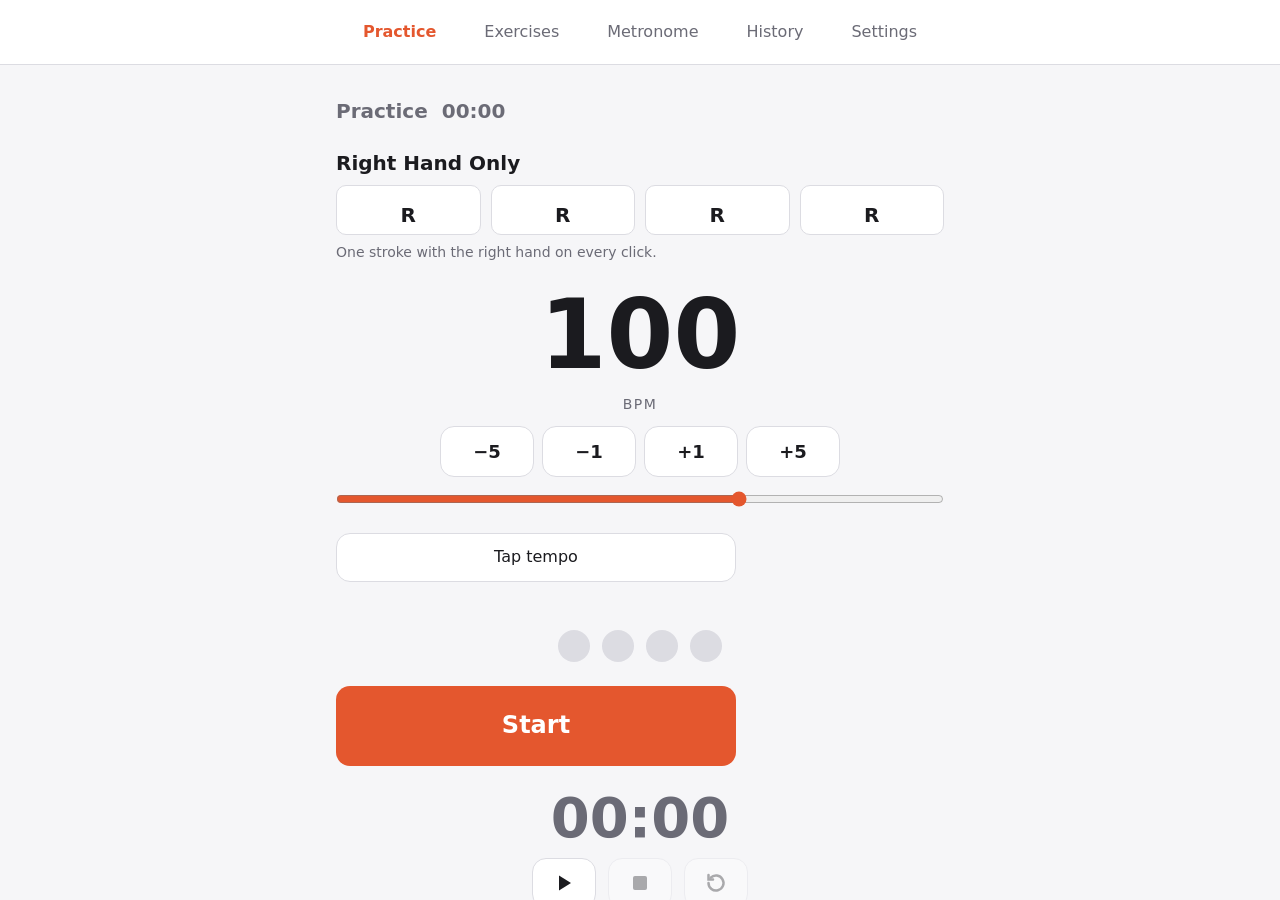
<file: apps/drummel/index.html>
<!doctype html>
<html lang="en">
  <head>
    <meta charset="UTF-8" />
    <meta
      name="viewport"
      content="width=device-width, initial-scale=1.0, viewport-fit=cover"
    />
    <meta name="theme-color" content="#1b1b1f" />
    <meta
      name="description"
      content="Practice pad companion: metronome, timer and sticking exercises"
    />
    <!-- Home-screen install on iOS -->
    <meta name="mobile-web-app-capable" content="yes" />
    <meta name="apple-mobile-web-app-capable" content="yes" />
    <meta name="apple-mobile-web-app-status-bar-style" content="black-translucent" />
    <meta name="apple-mobile-web-app-title" content="Drummel" />
    <link rel="apple-touch-icon" href="/apps/drummel/icons/apple-touch-icon.png" />
    <link rel="icon" type="image/svg+xml" href="/apps/drummel/favicon.svg" />
    <title>Drummel</title>
    <script type="module" crossorigin src="/apps/drummel/assets/index-BMme8jic.js"></script>
    <link rel="stylesheet" crossorigin href="/apps/drummel/assets/index-G0Q7fBbX.css">
  <link rel="manifest" href="/apps/drummel/manifest.webmanifest"></head>
  <body>
    <div id="root"></div>
  </body>
</html>
</file>
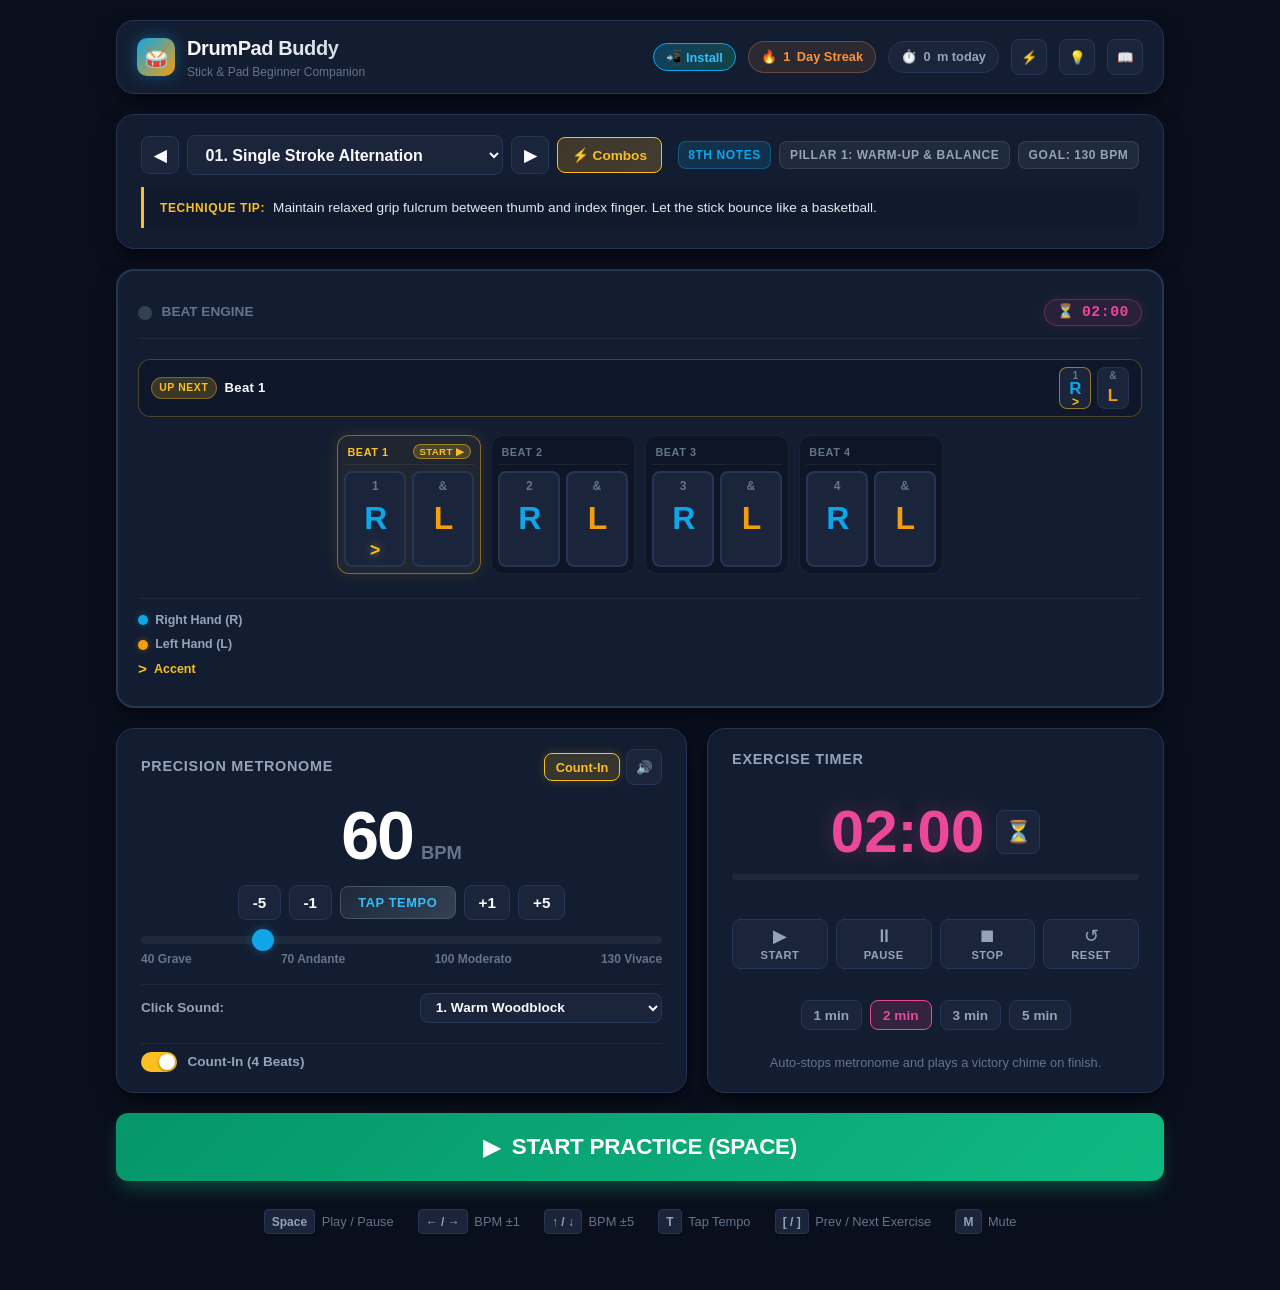
<file: apps/drumpad-buddy/index.html>
<!DOCTYPE html>
<html lang="en">
<head>
  <meta charset="UTF-8">
  <meta name="viewport" content="width=device-width, initial-scale=1.0, maximum-scale=1.0, user-scalable=no, viewport-fit=cover">
  <meta name="theme-color" content="#0a0f1d">
  <meta name="apple-mobile-web-app-capable" content="yes">
  <meta name="apple-mobile-web-app-status-bar-style" content="black-translucent">
  <meta name="apple-mobile-web-app-title" content="DrumPad">
  <link rel="apple-touch-icon" href="icons/icon-192.png">
  <link rel="icon" type="image/png" href="icons/icon-192.png">
  <link rel="manifest" href="manifest.json">
  <title>DrumPad Buddy - Drum Practice Pad Helper & Metronome</title>
  <link rel="stylesheet" href="css/styles.css?v=15">
</head>
<body>

  <div class="app-container">
    
    <!-- Top Header -->
    <header class="header">
      <div class="logo-area">
        <div class="logo-icon" aria-hidden="true">🥁</div>
        <div>
          <h1 class="logo-title">DrumPad Buddy</h1>
          <p class="logo-subtitle">Stick & Pad Beginner Companion</p>
        </div>
      </div>

      <div class="header-badges">
        <button class="badge badge-install" id="installBtn" title="Install App for Offline Use">
          📲 Install
        </button>
        <div class="badge badge-streak" id="streakBadge" title="Consecutive Practice Days">
          🔥 <span id="streakCount">1</span> Day Streak
        </div>
        <div class="badge" id="todayBadge" title="Total Practice Today">
          ⏱️ <span id="todayMinutes">0</span>m today
        </div>
        <button class="icon-btn" id="comboBtn" title="Workout Combos & Routines (C)" aria-label="Open Workout Combos">
          ⚡
        </button>
        <button class="icon-btn" id="wakeLockBtn" title="Keep Screen Awake (Wake Lock)" aria-label="Toggle Screen Wake Lock">
          💡
        </button>
        <button class="icon-btn" id="guideBtn" title="View 30-Exercise Library" aria-label="Open Curriculum Guide">
          📖
        </button>
      </div>
    </header>

    <!-- Exercise Selector & Tip Header -->
    <section class="exercise-card">
      <!-- Active Combo Progress Banner -->
      <div class="combo-status-banner" id="comboStatusBanner" style="display: none;">
        <div class="combo-info">
          <span class="combo-badge">⚡ COMBO ROUTINE</span>
          <span class="combo-routine-title" id="comboRoutineTitle">Essential Rudiment Pyramid</span>
          <span class="combo-step-pill" id="comboStepPill">Ex 1/3 • Bar 1/4</span>
        </div>
        <div class="combo-actions">
          <button class="combo-btn-sm" id="comboNextStepBtn" title="Skip to next exercise in combo">⏭ Skip</button>
          <button class="combo-btn-sm combo-btn-exit" id="comboExitBtn" title="Exit Combo Mode">✕ Exit</button>
        </div>
      </div>

      <div class="exercise-top-row">
        <div class="exercise-selector-wrap">
          <button class="nav-arrow-btn" id="prevExBtn" title="Previous Exercise ([)">◀</button>
          <select class="exercise-select" id="exerciseSelect" aria-label="Select Exercise">
            <!-- Populated dynamically via JS -->
          </select>
          <button class="nav-arrow-btn" id="nextExBtn" title="Next Exercise (])">▶</button>
          <button class="combo-trigger-btn" id="openComboModalBtn" title="Open Combo Builder">
            ⚡ Combos
          </button>
        </div>

        <div class="exercise-meta-tags">
          <span class="tag tag-highlight" id="exerciseSubdivision">16th Notes</span>
          <span class="tag" id="exerciseCategory">Rudiment Core</span>
          <span class="tag" id="targetBpmTag">Target: 110 BPM</span>
        </div>
      </div>

      <div class="tip-banner">
        <span class="tip-label">Technique Tip:</span>
        <span id="techniqueTipText">Keep wrists relaxed and allow the stick to bounce back freely.</span>
      </div>
    </section>

    <!-- Interactive Sticking Visualizer (The Hero Stage) -->
    <main class="stage-card" id="stageCard" title="Tap anywhere on beats stage to Start / Pause" aria-label="Interactive beats stage, tap to toggle practice">
      <div class="stage-header">
        <div class="beat-pulse-indicator" id="pulseIndicator">
          <div class="pulse-dot" id="pulseDot"></div>
          <span style="font-size: 0.85rem; font-weight: 700; color: var(--text-subtle);">BEAT ENGINE</span>
          <span class="stage-count-in-badge" id="stageCountInBadge" style="display: none;">COUNT-IN: 1</span>
        </div>
        <div class="stage-timer-badge" id="stageTimerBadge" title="Practice Session Time">
          <span class="stage-timer-icon" id="stageTimerIcon">⏳</span>
          <span class="stage-timer-value" id="stageTimerDisplay">02:00</span>
        </div>
      </div>

      <!-- Next Beat Section Preview Strip -->
      <div class="next-beat-preview" id="nextBeatPreview" aria-label="Preview of next beat section">
        <div class="next-preview-meta">
          <span class="next-preview-tag">UP NEXT</span>
          <span class="next-preview-name" id="nextPreviewName">BEAT 1</span>
        </div>
        <div class="next-preview-cards" id="nextPreviewCards">
          <!-- Rendered dynamically via JS -->
        </div>
      </div>

      <!-- Notes Grid (Measure & Beat Groups) -->
      <div class="pattern-display-container" id="patternContainer">
        <!-- Rendered dynamically via JS -->
      </div>

      <!-- Beat Engine Footer: Hand Agenda Stacked Vertically -->
      <div class="stage-footer">
        <div class="hand-legend">
          <div class="legend-item">
            <div class="legend-dot-r"></div>
            <span>Right Hand (R)</span>
          </div>
          <div class="legend-item">
            <div class="legend-dot-l"></div>
            <span>Left Hand (L)</span>
          </div>
          <div class="legend-item" style="color: var(--accent-gold);">
            <span style="font-weight: 900; font-size: 0.95rem; line-height: 1;">&gt;</span>
            <span>Accent</span>
          </div>
        </div>
      </div>
    </main>

    <!-- Control Dashboard (Metronome & Practice Timer) -->
    <div class="dashboard-grid">
      
      <!-- Metronome Panel -->
      <section class="control-panel">
        <div class="panel-header">
          <span class="panel-title">Precision Metronome</span>
          <div style="display: flex; gap: 0.4rem; align-items: center;">
            <button class="count-in-toggle-btn active" id="countInToggleBtn" title="Toggle Count-In (4 lead-in beats before pattern starts)" aria-label="Toggle Count-In">
              Count-In
            </button>
            <button class="icon-btn" id="muteBtn" title="Mute / Unmute Metronome (M)" aria-label="Mute Audio">
              🔊
            </button>
          </div>
        </div>

        <div class="bpm-display-row">
          <span class="bpm-number" id="bpmValue">60</span>
          <span class="bpm-unit">BPM</span>
        </div>

        <div class="tempo-adjust-bar">
          <button class="bpm-btn" id="bpmMinus5" title="Minus 5 BPM">-5</button>
          <button class="bpm-btn" id="bpmMinus1" title="Minus 1 BPM">-1</button>
          <button class="tap-tempo-btn" id="tapTempoBtn" title="Tap Tempo (T)">Tap Tempo</button>
          <button class="bpm-btn" id="bpmPlus1" title="Plus 1 BPM">+1</button>
          <button class="bpm-btn" id="bpmPlus5" title="Plus 5 BPM">+5</button>
        </div>

        <div class="tempo-slider-wrap">
          <input type="range" min="40" max="130" value="60" class="tempo-slider" id="bpmSlider" aria-label="Tempo Slider">
          <div class="tempo-slider-labels">
            <span>40 Grave</span>
            <span>70 Andante</span>
            <span>100 Moderato</span>
            <span>130 Vivace</span>
          </div>
        </div>

        <div class="sound-settings-row">
          <label for="soundSelect" style="font-size: 0.85rem; font-weight: 600; color: var(--text-muted);">Click Sound:</label>
          <select id="soundSelect" class="sound-select">
            <option value="woodblock" selected>1. Warm Woodblock</option>
            <option value="padTap">2. Practice Pad Snare Tap</option>
            <option value="click">3. Digital Studio Beep</option>
            <option value="cowbell">4. Percussion Cowbell</option>
            <option value="rimshot">5. Acoustic Rimshot</option>
            <option value="clave808">6. Electronic 808 Clave</option>
            <option value="hihat">7. Pedal Hi-Hat Chick</option>
            <option value="mechanical">8. Vintage Metronome Tick</option>
            <option value="castanet">9. Castanet / Finger Snap</option>
            <option value="cyberPing">10. 808 Synth Bell / Cyber Ping</option>
            <option value="vocal">11. Human Vocal Beatbox</option>
            <option value="laugh">12. Chuckle / Cartoon Giggle</option>
          </select>
        </div>

        <div class="intro-setting-row">
          <label class="intro-checkbox-label" for="countInCheckbox" title="Play 4 count-in clicks before exercise starts">
            <input type="checkbox" id="countInCheckbox" checked>
            <span class="custom-switch"></span>
            <span class="intro-checkbox-text">Count-In (4 Beats)</span>
          </label>
        </div>
      </section>

      <!-- Practice Timer Panel -->
      <section class="control-panel">
        <div class="panel-header">
          <span class="panel-title">Exercise Timer</span>
        </div>

        <div class="timer-display-wrap">
          <div class="timer-display-row">
            <div class="timer-number" id="timerDisplay">02:00</div>
            <button class="icon-btn timer-mode-btn" id="timerModeBtn" title="Toggle Countdown / Stopwatch Mode (⏳ / ⏱️)" aria-label="Toggle Countdown / Stopwatch Mode">
              ⏳
            </button>
          </div>
          <div class="timer-progress-bar">
            <div class="timer-progress-fill" id="timerProgress"></div>
          </div>
        </div>

        <!-- Classic Transport Controls with Arrow, Two Poles, Square, Reset -->
        <div class="timer-transport-controls">
          <button class="transport-btn transport-start" id="timerStartBtn" title="Start Timer (Arrow / Play)" aria-label="Start Timer">
            <span class="transport-icon">▶</span>
            <span class="transport-label">Start</span>
          </button>
          <button class="transport-btn transport-pause" id="timerPauseBtn" title="Pause Timer (Two Poles / Pause)" aria-label="Pause Timer">
            <span class="transport-icon">⏸</span>
            <span class="transport-label">Pause</span>
          </button>
          <button class="transport-btn transport-stop" id="timerStopBtn" title="Stop Timer (Square / Stop)" aria-label="Stop Timer">
            <span class="transport-icon">⏹</span>
            <span class="transport-label">Stop</span>
          </button>
          <button class="transport-btn transport-reset" id="timerResetBtn" title="Reset Timer (↺ / R)" aria-label="Reset Timer">
            <span class="transport-icon">↺</span>
            <span class="transport-label">Reset</span>
          </button>
        </div>

        <div class="timer-presets" id="timerPresets">
          <button class="preset-btn" data-min="1">1 min</button>
          <button class="preset-btn active" data-min="2">2 min</button>
          <button class="preset-btn" data-min="3">3 min</button>
          <button class="preset-btn" data-min="5">5 min</button>
        </div>

        <div style="font-size: 0.8rem; text-align: center; color: var(--text-subtle);">
          Auto-stops metronome and plays a victory chime on finish.
        </div>
      </section>

    </div>

    <!-- Master Action Bar -->
    <div class="action-bar">
      <button class="play-pause-btn" id="playPauseBtn" aria-label="Start or Pause Exercise">
        <span id="playIcon">▶</span>
        <span id="playText">START PRACTICE (SPACE)</span>
      </button>
    </div>

    <!-- Keyboard Shortcuts Guidance -->
    <footer class="footer-shortcuts">
      <div class="shortcut-item">
        <span class="kbd">Space</span>
        <span>Play / Pause</span>
      </div>
      <div class="shortcut-item">
        <span class="kbd">← / →</span>
        <span>BPM ±1</span>
      </div>
      <div class="shortcut-item">
        <span class="kbd">↑ / ↓</span>
        <span>BPM ±5</span>
      </div>
      <div class="shortcut-item">
        <span class="kbd">T</span>
        <span>Tap Tempo</span>
      </div>
      <div class="shortcut-item">
        <span class="kbd">[ / ]</span>
        <span>Prev / Next Exercise</span>
      </div>
      <div class="shortcut-item">
        <span class="kbd">M</span>
        <span>Mute</span>
      </div>
    </footer>

  </div>

  <!-- Combo & Routine Builder Modal -->
  <div class="modal-overlay" id="comboModal" role="dialog" aria-modal="true" aria-labelledby="comboModalTitle">
    <div class="modal-content" style="max-width: 780px;">
      <div class="modal-header">
        <div style="display: flex; align-items: center; gap: 0.5rem;">
          <span style="font-size: 1.3rem;">⚡</span>
          <h2 id="comboModalTitle" style="font-size: 1.2rem; font-weight: 800;">Workout Combos & Routines</h2>
        </div>
        <button class="icon-btn" id="closeComboBtn" aria-label="Close Combo Modal">✕</button>
      </div>

      <!-- Combo Modal Tabs -->
      <div class="combo-modal-tabs">
        <button class="combo-tab-btn active" id="tabCuratedCombos">Curated Routines (5)</button>
        <button class="combo-tab-btn" id="tabCustomCombo">Build Custom Routine</button>
      </div>

      <div class="modal-body" id="comboModalBody">
        <!-- Curated Routines Tab -->
        <div id="curatedCombosPanel" style="display: flex; flex-direction: column; gap: 0.85rem;">
          <!-- Populated dynamically via JS -->
        </div>

        <!-- Custom Combo Builder Tab -->
        <div id="customComboPanel" style="display: none; flex-direction: column; gap: 1rem;">
          <div style="background: var(--bg-control); padding: 0.85rem 1rem; border-radius: var(--radius-sm); border: 1px solid var(--border-color); display: flex; justify-content: space-between; align-items: center; flex-wrap: wrap; gap: 0.5rem;">
            <div>
              <span style="font-weight: 700; color: #f8fafc; font-size: 0.95rem;">Repetitions per exercise:</span>
              <p style="font-size: 0.8rem; color: var(--text-muted);">Bars to play before automatically switching</p>
            </div>
            <select id="customComboBarsSelect" class="sound-select" style="padding: 0.45rem 0.75rem; font-size: 0.9rem;">
              <option value="2">2 Bars (Fast switch)</option>
              <option value="4" selected>4 Bars (Recommended)</option>
              <option value="8">8 Bars (Endurance drill)</option>
              <option value="16">16 Bars (Deep pocket)</option>
            </select>
          </div>

          <div>
            <div style="font-weight: 700; font-size: 0.9rem; color: var(--text-muted); margin-bottom: 0.5rem; text-transform: uppercase; letter-spacing: 0.05em;">
              Select 2 to 6 Exercises from the 30 Library:
            </div>
            <div class="custom-combo-grid" id="customComboExerciseGrid">
              <!-- Rendered dynamically via JS -->
            </div>
          </div>

          <div style="background: rgba(14, 165, 233, 0.1); border: 1px dashed var(--right-hand); padding: 0.75rem 1rem; border-radius: var(--radius-sm);">
            <div style="font-size: 0.85rem; font-weight: 700; color: #38bdf8; margin-bottom: 0.25rem;">Routine Sequence:</div>
            <div id="customComboSelectedPills" style="display: flex; flex-wrap: wrap; gap: 0.4rem; font-size: 0.8rem; color: var(--text-subtle);">
              None selected yet. Click exercises above to chain them.
            </div>
          </div>

          <button class="play-pause-btn" id="startCustomComboBtn" style="height: 52px; font-size: 1.05rem;">
            ▶ Start Custom Routine
          </button>
        </div>
      </div>
    </div>
  </div>

  <!-- Curriculum Guide Modal -->
  <div class="modal-overlay" id="guideModal" role="dialog" aria-modal="true" aria-labelledby="modalTitle">
    <div class="modal-content">
      <div class="modal-header">
        <h2 id="modalTitle" style="font-size: 1.2rem; font-weight: 800;">30-Exercise Rudiment Library</h2>
        <button class="icon-btn" id="closeGuideBtn" aria-label="Close Modal">✕</button>
      </div>
      <div class="modal-body" id="curriculumList">
        <!-- Rendered dynamically via JS -->
      </div>
      <div style="padding: 1rem 1.5rem; background: rgba(10, 15, 29, 0.7); border-top: 1px solid var(--border-color); font-size: 0.85rem; color: var(--text-muted); display: flex; align-items: center; gap: 0.75rem;">
        <span style="font-size: 1.25rem;">📱</span>
        <span><strong>iPhone & iPad tip:</strong> Tap the Share button <span style="font-size: 1rem;">📤</span> in Safari and choose <strong>"Add to Home Screen"</strong> to run full-screen offline!</span>
      </div>
    </div>
  </div>

  <!-- Offline & Install Guide Modal -->
  <div class="modal-overlay" id="installModal" role="dialog" aria-modal="true" aria-labelledby="installModalTitle">
    <div class="modal-content" style="max-width: 500px;">
      <div class="modal-header">
        <h2 id="installModalTitle" style="font-size: 1.2rem; font-weight: 800;">📲 Install for Offline Practice</h2>
        <button class="icon-btn" id="closeInstallBtn" aria-label="Close Install Modal">✕</button>
      </div>
      <div class="modal-body" style="gap: 1.25rem;">
        <p style="color: var(--text-main); font-size: 0.95rem;">
          DrumPad Buddy runs <strong>100% offline</strong> without internet! Once installed, you can practice anywhere: practice rooms, basements, or on the go.
        </p>

        <div style="background: var(--bg-control); padding: 1rem; border-radius: var(--radius-sm); border: 1px solid var(--border-color);">
          <div style="font-weight: 700; color: #38bdf8; margin-bottom: 0.4rem;">🌐 Google Chrome (Android & Mobile)</div>
          <ol style="margin-left: 1.25rem; font-size: 0.9rem; color: var(--text-muted); line-height: 1.6;">
            <li>Tap Chrome's <strong>three dots menu (⋮)</strong> in the top-right corner.</li>
            <li>Select <strong>"Install app"</strong> or <strong>"Add to Home screen"</strong>.</li>
            <li>Open the DrumPad app from your home screen — no internet needed!</li>
          </ol>
        </div>

        <div style="background: var(--bg-control); padding: 1rem; border-radius: var(--radius-sm); border: 1px solid var(--border-color);">
          <div style="font-weight: 700; color: #f59e0b; margin-bottom: 0.4rem;">🍎 Chrome & Safari on iPhone / iPad</div>
          <ol style="margin-left: 1.25rem; font-size: 0.9rem; color: var(--text-muted); line-height: 1.6;">
            <li>Tap the <strong>Share</strong> button <span style="font-size: 1.1rem;">📤</span> (in the address bar or bottom menu).</li>
            <li>Scroll down and tap <strong>"Add to Home Screen"</strong> ➕.</li>
            <li>Launch it from your home screen for full-screen offline mode!</li>
          </ol>
        </div>

        <button class="play-pause-btn" id="triggerNativeInstallBtn" style="height: 52px; font-size: 1rem; display: none;">
          Install Now (Chrome Prompt)
        </button>
      </div>
    </div>
  </div>

  <!-- JavaScript Modules -->
  <script type="module" src="js/app.js"></script>
</body>
</html>
</file>
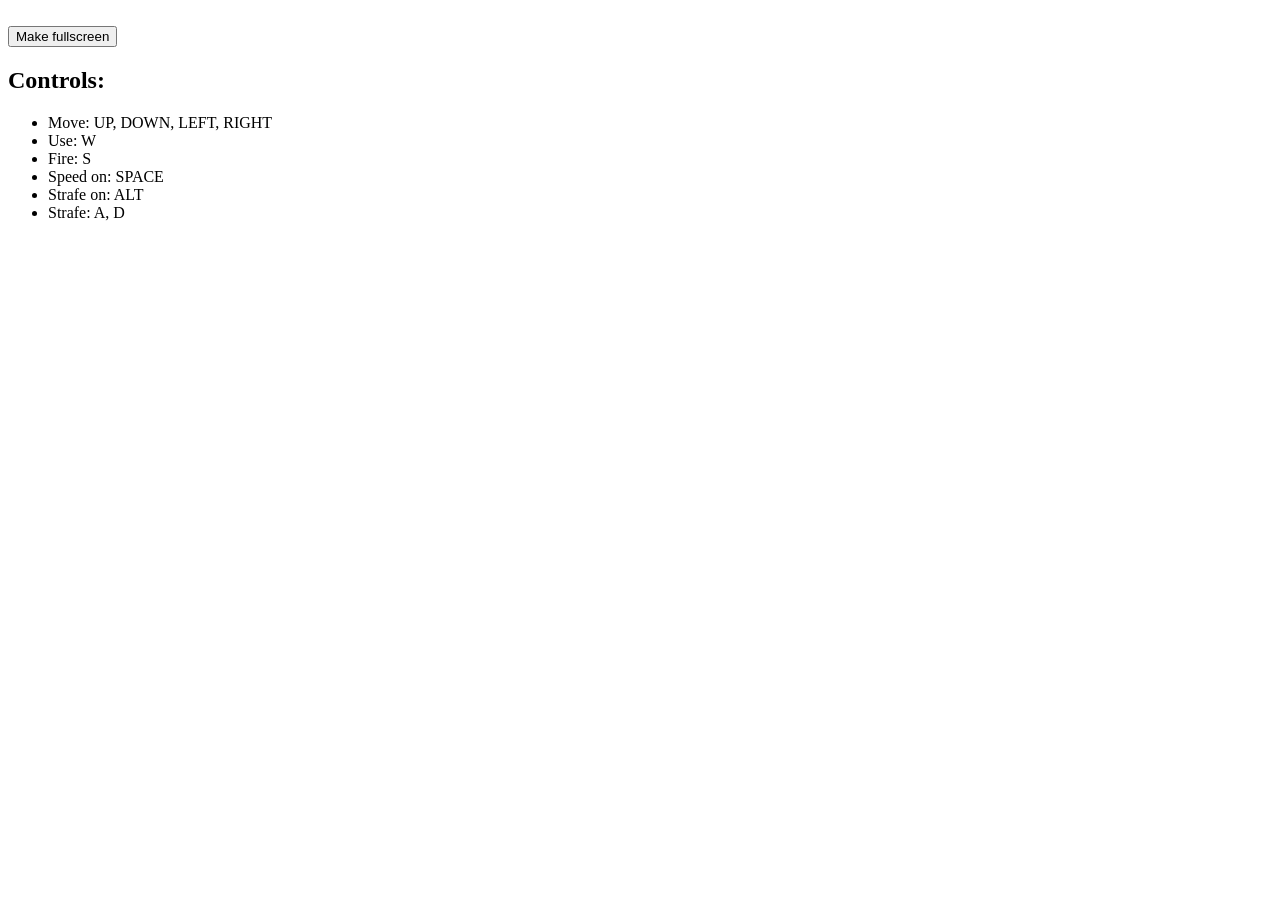
<file: doom.html>
<!doctype html>
<html lang="en-us">
  <head>
    <meta charset="utf-8">
    <meta http-equiv="Content-Type" content="text/html; charset=utf-8">
    <title>DOOM</title>
    <style type="text/css">
      .dosbox-container { width: 640px; height: 400px; }
      .dosbox-container > .dosbox-overlay { background: url(https://js-dos.com/cdn/DOOM.png); }
    </style>
  </head>
  <body>
    <div id="dosbox"></div>
    <br/>
    <button onclick="dosbox.requestFullScreen();">Make fullscreen</button>
    <br/>
    <h2 id="controls">Controls:</h2>
    <ul>
      <li>Move: UP, DOWN, LEFT, RIGHT</li>
      <li>Use: W</li>
      <li>Fire: S</li>
      <li>Speed on: SPACE</li>
      <li>Strafe on: ALT</li>
      <li>Strafe: A, D</li>
    </ul> 
    
    
    <script type="text/javascript" src="https://js-dos.com/cdn/js-dos-api.js"></script>
    <script type="text/javascript">
      var dosbox = new Dosbox({
        id: "dosbox",
        onload: function (dosbox) {
          dosbox.run("https://js-dos.com/cdn/upload/DOOM-@evilution.zip", "./DOOM/DOOM.EXE");
        },
        onrun: function (dosbox, app) {
          console.log("App '" + app + "' is runned");
        }
      });
    </script>
  </body>
</html>
</file>
<file: apps/drummel/assets/index-G0Q7fBbX.css>
:root{--bg:#f6f6f8;--surface:#fff;--text:#1b1b1f;--muted:#6b6b76;--border:#dcdce2;--accent:#e4572e;--accent-text:#fff;--beat-off:#dcdce2;--beat-on:#e4572e;--beat-accent:#1b1b1f;--radius:14px;--nav-height:64px;--lightningcss-light:initial;--lightningcss-dark: ;color-scheme:light dark;-webkit-text-size-adjust:100%;-webkit-tap-highlight-color:transparent;font-family:system-ui,-apple-system,Segoe UI,Roboto,sans-serif;font-size:16px;line-height:1.4}@media (prefers-color-scheme:dark){:root{--lightningcss-light: ;--lightningcss-dark:initial;--bg:#1b1b1f;--surface:#26262c;--text:#f3f3f6;--muted:#a0a0ab;--border:#3a3a43;--beat-off:#3a3a43;--beat-accent:#f3f3f6}}*{box-sizing:border-box}html,body,#root{height:100%;margin:0}body{background:var(--bg);color:var(--text);overscroll-behavior:none}button{font:inherit;color:inherit;border:1px solid var(--border);background:var(--surface);border-radius:var(--radius);cursor:pointer;touch-action:manipulation;-webkit-user-select:none;user-select:none;min-width:48px;min-height:48px;padding:12px 16px}button:active{transform:scale(.97)}button:focus-visible{outline:3px solid var(--accent);outline-offset:2px}input[type=range]{width:100%;accent-color:var(--accent)}.app{flex-direction:column;height:100%;display:flex}.app-main{padding:16px;padding-bottom:calc(var(--nav-height) + 16px);flex:1;overflow:auto}.app-nav{height:var(--nav-height);background:var(--surface);border-top:1px solid var(--border);padding-bottom:env(safe-area-inset-bottom);display:flex;position:fixed;bottom:0;left:0;right:0}.app-nav button{color:var(--muted);background:0 0;border:0;border-radius:0;flex:1;padding:8px 4px;font-size:14px}.app-nav button[aria-current=page]{color:var(--accent);font-weight:600}@media (width>=768px){.app{flex-direction:column-reverse}.app-nav{border-top:0;border-bottom:1px solid var(--border);justify-content:center;gap:8px;height:auto;padding:8px 16px;position:static}.app-nav button{flex:none;padding:8px 20px;font-size:16px}.app-main{width:100%;max-width:640px;margin:0 auto;padding:32px 16px}}.screen{flex-direction:column;gap:24px;min-height:100%;display:flex}.screen h1{color:var(--muted);margin:0;font-size:20px;font-weight:600}.placeholder{color:var(--muted)}.tempo{flex-direction:column;align-items:center;gap:12px;display:flex}.tempo-value{font-variant-numeric:tabular-nums;font-size:96px;font-weight:700;line-height:1}.tempo-label{color:var(--muted);letter-spacing:.1em;text-transform:uppercase;font-size:14px}.tempo-buttons{gap:8px;width:100%;max-width:400px;display:flex}.tempo-buttons button{flex:1;font-size:18px;font-weight:600}.beats{justify-content:center;gap:12px;display:flex}.beat{background:var(--beat-off);border-radius:50%;width:32px;height:32px;transition:transform 60ms ease-out}.beat.on{background:var(--beat-on);transform:scale(1.25)}.beat.accent.on{background:var(--beat-accent)}.big-button{background:var(--accent);width:100%;max-width:400px;min-height:80px;color:var(--accent-text);border:0;align-self:center;font-size:24px;font-weight:700}.big-button.stop{background:var(--text);color:var(--bg)}button.tempo-value{background:0 0;border:0;border-radius:8px;min-height:0;padding:0}.tempo-input{font:inherit;text-align:center;width:4ch;color:var(--text);background:var(--surface);border:2px solid var(--accent);appearance:textfield;border-radius:8px;font-size:96px;font-weight:700;line-height:1}.tempo-input::-webkit-outer-spin-button{-webkit-appearance:none}.tempo-input::-webkit-inner-spin-button{-webkit-appearance:none}.tap-button{justify-content:center;align-self:center;gap:12px;width:100%;max-width:400px;display:flex}.tap-dots{color:var(--accent);letter-spacing:2px}.controls-grid{gap:16px;display:grid}.control{flex-direction:column;gap:6px;display:flex}.control-label{color:var(--muted);text-transform:uppercase;letter-spacing:.08em;font-size:13px}.segmented{border:1px solid var(--border);border-radius:var(--radius);background:var(--surface);display:flex;overflow:hidden}.segmented button{border:0;border-right:1px solid var(--border);background:0 0;border-radius:0;flex:1}.segmented button:last-child{border-right:0}.segmented button[aria-checked=true]{background:var(--accent);color:var(--accent-text);font-weight:600}.toggle[aria-checked=true]{background:var(--accent);color:var(--accent-text);border-color:var(--accent);font-weight:600}.timer-display{text-align:center;font-variant-numeric:tabular-nums;color:var(--muted);font-size:56px;font-weight:700;line-height:1}.timer-display.running{color:var(--text)}.timer-display.paused{color:var(--accent)}.timer-controls{justify-content:center;gap:12px;margin-top:12px;display:flex}.timer-controls button{justify-content:center;align-items:center;width:64px;display:inline-flex}.timer-controls button:disabled{opacity:.35;cursor:default}@media (orientation:landscape) and (height<=520px){:root{--nav-height:44px}.app-main{padding:12px 16px;padding-bottom:calc(var(--nav-height) + 12px)}.app-nav button{padding:4px;font-size:13px}.screen.practice{grid-template:"tempo beats""start timer"/1fr 1fr;align-items:center;gap:8px 24px;min-height:0;display:grid}.screen.practice .area-title,.screen.practice .secondary{display:none}.area-tempo{grid-area:tempo}.area-beats{grid-area:beats}.area-start{grid-area:start;display:flex}.area-timer{grid-area:timer}.tempo{gap:6px}.tempo-value,.tempo-input{font-size:64px}.tempo-label{display:none}.tempo .tempo-buttons button{min-height:40px;padding:6px 8px}.tempo input[type=range]{display:none}.beat{width:48px;height:48px}.big-button{min-height:64px;font-size:20px}.timer-display{font-size:64px}.timer-controls{margin-top:8px}.timer-controls button{width:56px;min-height:44px}}.exercise-header{flex-direction:column;gap:8px;display:flex}.exercise-title-row{flex-wrap:wrap;align-items:baseline;gap:4px 12px;display:flex}button.exercise-name{text-align:left;background:0 0;border:0;border-radius:6px;min-height:0;padding:0;font-size:20px;font-weight:600}.routine-progress,.hint,.exercise-description{color:var(--muted);margin:0;font-size:14px}.sticking{font-variant-numeric:tabular-nums;flex-direction:column;gap:6px;display:flex}.sticking-bar{gap:10px;display:flex}.sticking-beat{background:var(--surface);border:1px solid var(--border);border-radius:10px;flex:1;justify-content:center;gap:2px;padding:4px 2px;display:flex}.cell{text-align:center;min-width:18px;max-width:44px;color:var(--text);border-radius:8px;flex:1;padding-top:10px;font-size:20px;font-weight:600;line-height:1.5;position:relative}.cell.accent{font-weight:800}.cell.rest{color:var(--muted)}.cell.active{background:var(--accent);color:var(--accent-text)}.cell .accent-mark{color:var(--accent);font-size:11px;line-height:1;position:absolute;top:-2px;left:0;right:0}.cell.active .accent-mark{color:var(--accent-text)}.cell .grace{vertical-align:top;opacity:.8;margin-right:1px;font-size:11px;font-weight:500}.list{flex-direction:column;gap:8px;margin:0;padding:0;list-style:none;display:flex}.list-item{align-items:stretch;gap:8px;display:flex}.list-main{text-align:left;flex-direction:column;flex:1;align-items:flex-start;gap:2px;display:flex}.list-main[aria-current=true]{border-color:var(--accent);box-shadow:inset 0 0 0 1px var(--accent)}.list-title{font-weight:600}.list-sub{color:var(--muted);font-size:13px}.list-actions{flex-direction:column;gap:4px;display:flex}.list-actions button{flex:1;min-height:0;padding:6px 10px;font-size:13px}.category-title{color:var(--muted);text-transform:uppercase;letter-spacing:.08em;margin:8px 0;font-size:15px}.chips{flex-wrap:wrap;gap:8px;display:flex}.chips button{border-radius:999px;min-height:40px;padding:6px 14px;font-size:14px}.chips button[aria-checked=true]{background:var(--accent);color:var(--accent-text);border-color:var(--accent);font-weight:600}.routine-editor{flex-direction:column;gap:16px;display:flex}.field{flex-direction:column;gap:4px;display:flex}.field input,.field select{font:inherit;color:inherit;background:var(--surface);border:1px solid var(--border);border-radius:10px;width:100%;min-height:44px;padding:10px 12px}.field.grow{flex:160px}.field.narrow{flex:0 0 72px}.steps{flex-direction:column;gap:12px;margin:0;padding:0;list-style:none;display:flex}.step{border:1px solid var(--border);border-radius:var(--radius);background:var(--surface);flex-wrap:wrap;align-items:flex-end;gap:8px;padding:12px;display:flex}.step-actions{gap:4px;display:flex}.step-actions button{min-width:40px;min-height:44px;padding:6px}.editor-actions{justify-content:flex-end;gap:8px;display:flex}button.primary{background:var(--accent);color:var(--accent-text);border-color:var(--accent);font-weight:600}button:disabled{opacity:.4;cursor:default}@media (orientation:landscape) and (height<=520px){.screen.practice{grid-template-rows:auto auto auto;grid-template-areas:"header header""tempo beats""start timer"}.area-header{grid-area:header}.exercise-header{gap:4px}.routine-progress{font-size:12px}.sticking-bar{gap:6px}.sticking-beat{padding:2px}.cell{padding-top:8px;font-size:16px;line-height:1.3}.screen.practice{gap:4px 20px}.exercise-title-row{gap:2px 10px}button.exercise-name{font-size:14px}.cell{min-width:14px;padding-top:7px;font-size:15px;line-height:1.2}.tempo-value,.tempo-input{font-size:52px}.tempo .tempo-buttons button{min-height:36px;padding:4px 6px;font-size:15px}.big-button{min-height:52px;font-size:18px}.beat{width:34px;height:34px}.timer-display{font-size:40px}.timer-controls{margin-top:4px}.timer-controls button{width:52px;min-height:38px}}@media (orientation:landscape) and (height<=520px) and (width>=768px){.app-main{padding:8px 16px}.app-nav{padding:4px 16px}}.totals{grid-template-columns:1fr 1fr;gap:12px;display:grid}.total{border-radius:var(--radius);background:var(--surface);border:1px solid var(--border);flex-direction:column;gap:4px;padding:16px;display:flex}.total-value{font-variant-numeric:tabular-nums;font-size:28px;font-weight:700}.list-main.session{cursor:default}.timer-display.countdown.stopped{color:var(--accent)}@keyframes flash{0%,to{background:0 0}20%,60%{background:var(--accent)}}.screen.practice.flash{border-radius:var(--radius);animation:1.5s ease-out flash}.beats-wrap{flex-direction:column;align-items:center;gap:6px;display:flex}.count-in-label{letter-spacing:.1em;text-transform:uppercase;color:var(--accent);min-height:1.2em;font-size:13px}.beat.count-in.on{background:var(--muted)}.next-preview{border-radius:var(--radius);border:1px dashed var(--border);opacity:.85;flex-direction:column;gap:4px;padding:8px 10px;display:flex}.next-title{flex-wrap:wrap;align-items:baseline;gap:4px 10px;display:flex}.next-label{letter-spacing:.08em;text-transform:uppercase;color:var(--accent);font-size:12px}.next-name{font-size:15px;font-weight:600}.sticking.compact .cell{min-width:12px;padding-top:7px;font-size:15px;line-height:1.2}.sticking.compact .sticking-beat{background:0 0;padding:2px}.sticking-bar.current .sticking-beat{border-color:var(--accent)}@media (orientation:landscape) and (height<=520px){.next-preview{border:0;flex-direction:row;gap:8px;padding:2px 8px}.next-preview .sticking{display:none}}.title-row{align-items:baseline;gap:14px;display:flex}.title-row h1{color:var(--muted);margin:0;font-size:20px;font-weight:600}.title-timer{font-variant-numeric:tabular-nums;color:var(--muted);font-size:20px;font-weight:700}.title-timer.running{color:var(--text)}.title-timer.paused{color:var(--accent)}
</file>
<file: apps/drumpad-buddy/css/styles.css>
/* ==========================================================================
   DrumPad Buddy - Design System & Modern Audio Workstation Styles
   ========================================================================== */

:root {
  --bg-main: #0a0f1d;
  --bg-card: #131d31;
  --bg-card-hover: #1c2b46;
  --bg-control: #1a253c;
  --border-color: #243556;
  --border-focus: #38bdf8;
  
  --text-main: #f8fafc;
  --text-muted: #94a3b8;
  --text-subtle: #64748b;

  /* Drumming Hand Colors */
  --right-hand: #0ea5e9;       /* Electric Sky Blue */
  --right-hand-glow: rgba(14, 165, 233, 0.4);
  --right-hand-bg: rgba(14, 165, 233, 0.12);

  --left-hand: #f59e0b;        /* Vibrant Amber Orange */
  --left-hand-glow: rgba(245, 158, 11, 0.4);
  --left-hand-bg: rgba(245, 158, 11, 0.12);

  /* Accents & Status */
  --accent-gold: #fbbf24;
  --accent-green: #10b981;
  --accent-green-glow: rgba(16, 185, 129, 0.4);
  --accent-pink: #ec4899;
  
  --radius-sm: 8px;
  --radius-md: 12px;
  --radius-lg: 18px;
  --radius-full: 9999px;

  --shadow-card: 0 10px 25px -5px rgba(0, 0, 0, 0.5), 0 8px 10px -6px rgba(0, 0, 0, 0.4);
}

* {
  box-sizing: border-box;
  margin: 0;
  padding: 0;
  -webkit-tap-highlight-color: transparent;
  -webkit-touch-callout: none;
}

button, select, input[type="range"] {
  touch-action: manipulation;
}

body {
  font-family: -apple-system, BlinkMacSystemFont, "Segoe UI", Roboto, Helvetica, Arial, sans-serif;
  background-color: var(--bg-main);
  color: var(--text-main);
  min-height: 100vh;
  min-height: -webkit-fill-available;
  display: flex;
  flex-direction: column;
  line-height: 1.5;
  user-select: none;
  -webkit-user-select: none;
  overflow-x: hidden;
  padding-top: env(safe-area-inset-top, 0px);
  padding-bottom: env(safe-area-inset-bottom, 0px);
  padding-left: env(safe-area-inset-left, 0px);
  padding-right: env(safe-area-inset-right, 0px);
}

/* --- Container --- */
.app-container {
  max-width: 1080px;
  width: 100%;
  margin: 0 auto;
  padding: 1.25rem 1rem 3rem 1rem;
  display: flex;
  flex-direction: column;
  gap: 1.25rem;
}

/* --- Top Header Navigation --- */
.header {
  display: flex;
  justify-content: space-between;
  align-items: center;
  padding: 0.75rem 1.25rem;
  background: var(--bg-card);
  border: 1px solid var(--border-color);
  border-radius: var(--radius-lg);
  box-shadow: var(--shadow-card);
}

.logo-area {
  display: flex;
  align-items: center;
  gap: 0.75rem;
}

.logo-icon {
  width: 38px;
  height: 38px;
  background: linear-gradient(135deg, var(--right-hand), var(--left-hand));
  border-radius: 10px;
  display: flex;
  align-items: center;
  justify-content: center;
  font-size: 1.25rem;
  box-shadow: 0 0 15px rgba(14, 165, 233, 0.4);
}

.logo-title {
  font-size: 1.25rem;
  font-weight: 800;
  letter-spacing: -0.02em;
  background: linear-gradient(to right, #ffffff, #cbd5e1);
  -webkit-background-clip: text;
  -webkit-text-fill-color: transparent;
}

.logo-subtitle {
  font-size: 0.75rem;
  color: var(--text-subtle);
  font-weight: 500;
}

.header-badges {
  display: flex;
  align-items: center;
  gap: 0.75rem;
}

.badge {
  display: inline-flex;
  align-items: center;
  gap: 0.4rem;
  padding: 0.35rem 0.75rem;
  background: var(--bg-control);
  border: 1px solid var(--border-color);
  border-radius: var(--radius-full);
  font-size: 0.8rem;
  font-weight: 600;
  color: var(--text-muted);
}

.badge-streak {
  color: #fb923c;
  border-color: rgba(251, 146, 60, 0.3);
  background: rgba(251, 146, 60, 0.1);
}

.icon-btn {
  background: var(--bg-control);
  border: 1px solid var(--border-color);
  color: var(--text-muted);
  width: 36px;
  height: 36px;
  border-radius: var(--radius-sm);
  display: flex;
  align-items: center;
  justify-content: center;
  cursor: pointer;
  transition: all 0.2s ease;
}

.icon-btn:hover {
  background: var(--bg-card-hover);
  color: var(--text-main);
  border-color: var(--text-subtle);
}

.icon-btn.active {
  background: rgba(14, 165, 233, 0.15);
  border-color: var(--right-hand);
  color: var(--right-hand);
}

/* --- Exercise Header Card --- */
.exercise-card {
  background: var(--bg-card);
  border: 1px solid var(--border-color);
  border-radius: var(--radius-lg);
  padding: 1.25rem 1.5rem;
  box-shadow: var(--shadow-card);
}

.exercise-top-row {
  display: flex;
  justify-content: space-between;
  align-items: center;
  flex-wrap: wrap;
  gap: 0.75rem 1rem;
  margin-bottom: 0.75rem;
}

.exercise-selector-wrap {
  display: flex;
  align-items: center;
  gap: 0.5rem;
  flex: 1 1 480px;
  min-width: 0;
  max-width: 100%;
}

.nav-arrow-btn {
  flex-shrink: 0;
  background: var(--bg-control);
  border: 1px solid var(--border-color);
  color: var(--text-main);
  width: 38px;
  height: 38px;
  border-radius: var(--radius-sm);
  cursor: pointer;
  display: flex;
  align-items: center;
  justify-content: center;
  font-size: 1rem;
  font-weight: bold;
  transition: all 0.15s ease;
}

.nav-arrow-btn:hover {
  background: var(--bg-card-hover);
  border-color: var(--right-hand);
}

.exercise-select {
  flex: 1;
  min-width: 0;
  width: 100%;
  background: var(--bg-control);
  border: 1px solid var(--border-color);
  color: var(--text-main);
  padding: 0.6rem 0.85rem;
  border-radius: var(--radius-sm);
  font-size: 1rem;
  font-weight: 600;
  cursor: pointer;
  outline: none;
  transition: border-color 0.2s ease;
  text-overflow: ellipsis;
  white-space: nowrap;
  overflow: hidden;
}

.exercise-select:focus {
  border-color: var(--border-focus);
}

.exercise-meta-tags {
  display: flex;
  gap: 0.5rem;
  align-items: center;
  flex-wrap: wrap;
  min-width: 0;
}

.tag {
  font-size: 0.75rem;
  font-weight: 700;
  text-transform: uppercase;
  letter-spacing: 0.05em;
  padding: 0.25rem 0.6rem;
  border-radius: var(--radius-sm);
  background: rgba(255, 255, 255, 0.06);
  border: 1px solid rgba(255, 255, 255, 0.1);
  color: var(--text-muted);
  white-space: nowrap;
}

.tag-highlight {
  background: rgba(14, 165, 233, 0.15);
  border-color: rgba(14, 165, 233, 0.35);
  color: var(--right-hand);
}

.tip-banner {
  background: rgba(15, 23, 42, 0.6);
  border-left: 3px solid var(--accent-gold);
  padding: 0.65rem 1rem;
  border-radius: 0 var(--radius-sm) var(--radius-sm) 0;
  font-size: 0.85rem;
  color: #e2e8f0;
  display: flex;
  align-items: baseline;
  gap: 0.5rem;
}

.tip-label {
  color: var(--accent-gold);
  font-weight: 700;
  text-transform: uppercase;
  font-size: 0.75rem;
  letter-spacing: 0.05em;
  white-space: nowrap;
}

/* --- Interactive Sticking Stage (Hero) --- */
.stage-card {
  background: var(--bg-card);
  border: 2px solid var(--border-color);
  border-radius: var(--radius-lg);
  padding: 1.75rem 1.25rem;
  box-shadow: var(--shadow-card);
  position: relative;
  overflow: hidden;
  cursor: pointer;
  touch-action: manipulation;
  user-select: none;
  -webkit-user-select: none;
  scroll-margin-top: 1rem;
  transition: border-color 0.2s ease, box-shadow 0.2s ease, transform 0.08s ease;
}

.stage-card:hover {
  border-color: rgba(56, 189, 248, 0.45);
}

.stage-card:active {
  transform: scale(0.997);
}

.stage-header {
  display: flex;
  justify-content: space-between;
  align-items: center;
  margin-bottom: 1.25rem;
  padding-bottom: 0.75rem;
  border-bottom: 1px solid rgba(255, 255, 255, 0.06);
}

.beat-pulse-indicator {
  display: flex;
  align-items: center;
  gap: 0.6rem;
}

.stage-timer-badge {
  display: inline-flex;
  align-items: center;
  gap: 0.45rem;
  padding: 0.3rem 0.75rem;
  background: rgba(236, 72, 153, 0.1);
  border: 1px solid rgba(236, 72, 153, 0.3);
  border-radius: var(--radius-full);
  font-family: ui-monospace, SFMono-Regular, Menlo, Monaco, Consolas, monospace;
  font-size: 0.92rem;
  font-weight: 800;
  color: var(--accent-pink);
  font-variant-numeric: tabular-nums;
  letter-spacing: 0.04em;
  box-shadow: 0 0 12px rgba(236, 72, 153, 0.12);
  transition: all 0.2s ease;
  user-select: none;
}

.stage-timer-badge.is-running {
  background: rgba(236, 72, 153, 0.18);
  border-color: rgba(236, 72, 153, 0.6);
  box-shadow: 0 0 18px rgba(236, 72, 153, 0.35);
  color: #ffffff;
}

.stage-timer-badge.is-completed {
  background: rgba(16, 185, 129, 0.2);
  border-color: #10b981;
  color: #34d399;
  box-shadow: 0 0 20px rgba(16, 185, 129, 0.4);
  animation: timerCompletePop 0.4s ease-in-out;
}

@keyframes timerCompletePop {
  0% { transform: scale(0.95); }
  50% { transform: scale(1.08); }
  100% { transform: scale(1); }
}

.stage-timer-icon {
  font-size: 0.85rem;
  line-height: 1;
}

.stage-timer-value {
  line-height: 1;
}

.pulse-dot {
  width: 14px;
  height: 14px;
  border-radius: 50%;
  background: #334155;
  transition: transform 0.05s ease, background-color 0.1s ease;
}

.pulse-dot.pulse-downbeat {
  background: var(--accent-green);
  transform: scale(1.4);
  box-shadow: 0 0 15px var(--accent-green-glow);
}

.pulse-dot.pulse-sub {
  background: var(--right-hand);
  transform: scale(1.15);
  box-shadow: 0 0 10px var(--right-hand-glow);
}

/* Beat Engine Footer Agenda */
.stage-footer {
  display: flex;
  justify-content: flex-start;
  align-items: flex-start;
  margin-top: 0.5rem;
  padding-top: 0.75rem;
  border-top: 1px solid rgba(255, 255, 255, 0.06);
}

.hand-legend {
  display: flex;
  flex-direction: column;
  gap: 0.35rem;
  font-size: 0.78rem;
  font-weight: 600;
  color: var(--text-muted);
}

.legend-item {
  display: flex;
  align-items: center;
  gap: 0.45rem;
}

.legend-dot-r {
  width: 10px;
  height: 10px;
  border-radius: 50%;
  background: var(--right-hand);
  box-shadow: 0 0 6px var(--right-hand-glow);
}

.legend-dot-l {
  width: 10px;
  height: 10px;
  border-radius: 50%;
  background: var(--left-hand);
  box-shadow: 0 0 6px var(--left-hand-glow);
}

/* Next Beat Section Preview Strip */
.next-beat-preview {
  display: flex;
  align-items: center;
  justify-content: space-between;
  gap: 0.75rem;
  background: rgba(15, 23, 42, 0.7);
  border: 1px solid rgba(251, 191, 36, 0.25);
  border-radius: var(--radius-md);
  padding: 0.35rem 0.75rem;
  margin-bottom: 0.6rem;
  backdrop-filter: blur(6px);
  -webkit-backdrop-filter: blur(6px);
  transition: all 0.2s ease;
}

.next-preview-meta {
  display: flex;
  align-items: center;
  gap: 0.5rem;
  white-space: nowrap;
}

.next-preview-tag {
  font-size: 0.65rem;
  font-weight: 800;
  text-transform: uppercase;
  letter-spacing: 0.06em;
  padding: 0.15rem 0.45rem;
  border-radius: var(--radius-full);
  background: rgba(251, 191, 36, 0.18);
  color: var(--accent-gold);
  border: 1px solid rgba(251, 191, 36, 0.35);
  display: inline-flex;
  align-items: center;
  gap: 0.25rem;
}

.next-preview-name {
  font-size: 0.82rem;
  font-weight: 800;
  color: #f8fafc;
  letter-spacing: 0.02em;
}

.next-preview-cards {
  display: flex;
  align-items: center;
  gap: 0.35rem;
  overflow-x: auto;
  padding: 0.1rem 0;
}

.next-mini-card {
  display: flex;
  flex-direction: column;
  align-items: center;
  justify-content: space-between;
  min-width: 32px;
  height: 42px;
  padding: 0.2rem 0.25rem;
  background: var(--bg-control);
  border: 1.5px solid var(--border-color);
  border-radius: var(--radius-sm);
  position: relative;
  transition: all 0.12s ease;
  user-select: none;
}

.next-mini-card .mini-sub {
  font-size: 0.65rem;
  font-weight: 700;
  color: var(--text-subtle);
  line-height: 1;
}

.next-mini-card .mini-hand {
  font-size: 1.05rem;
  font-weight: 900;
  line-height: 1;
}

.next-mini-card.note-hand-r .mini-hand {
  color: var(--right-hand);
}

.next-mini-card.note-hand-l .mini-hand {
  color: var(--left-hand);
}

.next-mini-card.has-accent {
  border-color: rgba(251, 191, 36, 0.55);
}

.next-mini-card .mini-accent {
  font-size: 0.75rem;
  font-weight: 900;
  line-height: 0.7;
  color: var(--accent-gold);
}

/* Pattern Grid */
.pattern-display-container {
  overflow-x: auto;
  padding: 0.5rem 0.25rem 1rem 0.25rem;
  display: flex;
  flex-direction: column;
  gap: 1rem;
}

.measure-row {
  display: flex;
  gap: 0.6rem;
  justify-content: center;
  align-items: stretch;
  flex-wrap: wrap;
}

.beat-group {
  display: flex;
  flex-direction: column;
  gap: 0.35rem;
  background: rgba(10, 15, 29, 0.5);
  padding: 0.4rem;
  border-radius: var(--radius-md);
  border: 1px solid rgba(255, 255, 255, 0.05);
  transition: all 0.15s ease;
}

.beat-group.is-current-beat {
  border-color: rgba(56, 189, 248, 0.45);
  background: rgba(56, 189, 248, 0.06);
  box-shadow: 0 0 16px rgba(56, 189, 248, 0.15);
}

.beat-group.is-next-beat {
  border-color: rgba(251, 191, 36, 0.45);
  background: rgba(251, 191, 36, 0.06);
  box-shadow: 0 0 16px rgba(251, 191, 36, 0.12);
}

.beat-group-header {
  display: flex;
  align-items: center;
  justify-content: space-between;
  padding: 0.1rem 0.2rem 0.25rem 0.2rem;
  border-bottom: 1px solid rgba(255, 255, 255, 0.06);
  user-select: none;
}

.beat-group-title {
  font-size: 0.68rem;
  font-weight: 800;
  color: var(--text-subtle);
  letter-spacing: 0.05em;
  text-transform: uppercase;
}

.beat-group.is-current-beat .beat-group-title {
  color: #38bdf8;
}

.beat-group.is-next-beat .beat-group-title {
  color: var(--accent-gold);
}

.beat-status-badge {
  font-size: 0.6rem;
  font-weight: 900;
  padding: 0.1rem 0.35rem;
  border-radius: var(--radius-full);
  line-height: 1;
  display: none;
  letter-spacing: 0.04em;
}

.beat-status-badge.current {
  display: inline-block;
  background: rgba(56, 189, 248, 0.2);
  color: #38bdf8;
  border: 1px solid rgba(56, 189, 248, 0.5);
}

.beat-status-badge.upcoming {
  display: inline-block;
  background: rgba(251, 191, 36, 0.2);
  color: var(--accent-gold);
  border: 1px solid rgba(251, 191, 36, 0.5);
}

.beat-group-notes {
  display: flex;
  gap: 0.35rem;
}

/* Note Card */
.note-card {
  width: 48px;
  height: 82px;
  display: flex;
  flex-direction: column;
  justify-content: space-between;
  align-items: center;
  padding: 0.4rem 0.15rem;
  background: var(--bg-control);
  border: 2px solid var(--border-color);
  border-radius: var(--radius-sm);
  position: relative;
  transition: transform 0.08s cubic-bezier(0.2, 0.8, 0.2, 1), border-color 0.08s ease, background-color 0.08s ease;
}

@media (min-width: 480px) {
  .note-card {
    width: 56px;
    height: 90px;
    padding: 0.45rem 0.2rem;
  }
}

@media (min-width: 768px) {
  .note-card {
    width: 62px;
    height: 96px;
  }
  .measure-row {
    flex-wrap: nowrap;
  }
}

.note-sub-label {
  font-size: 0.75rem;
  font-weight: 700;
  color: var(--text-subtle);
  line-height: 1;
}

.note-hand-letter {
  font-size: 2rem;
  font-weight: 900;
  line-height: 1;
  letter-spacing: -0.04em;
}

.note-hand-r .note-hand-letter {
  color: var(--right-hand);
}

.note-hand-l .note-hand-letter {
  color: var(--left-hand);
}

.note-accent-badge {
  font-size: 1.1rem;
  font-weight: 900;
  line-height: 0.8;
  color: transparent;
}

.note-card.has-accent .note-accent-badge {
  color: var(--accent-gold);
  text-shadow: 0 0 8px rgba(251, 191, 36, 0.6);
}

/* Next Note Anticipatory Highlight */
.note-card.is-next {
  border-color: rgba(251, 191, 36, 0.65);
  box-shadow: 0 0 12px rgba(251, 191, 36, 0.3);
  transform: translateY(-3px);
  z-index: 5;
}

/* Active Highlight Animation */
.note-card.is-active {
  transform: translateY(-8px) scale(1.08);
  z-index: 10;
}

.note-card.note-hand-r.is-active {
  background: var(--right-hand-bg);
  border-color: var(--right-hand);
  box-shadow: 0 0 25px var(--right-hand-glow), inset 0 0 12px var(--right-hand-glow);
}

.note-card.note-hand-l.is-active {
  background: var(--left-hand-bg);
  border-color: var(--left-hand);
  box-shadow: 0 0 25px var(--left-hand-glow), inset 0 0 12px var(--left-hand-glow);
}

/* --- Control Dashboard (Grid of Metronome & Timer) --- */
.dashboard-grid {
  display: grid;
  grid-template-columns: 1.25fr 1fr;
  gap: 1.25rem;
}

/* --- Responsive Breakpoints --- */
@media (max-width: 900px) {
  .exercise-top-row {
    flex-direction: column;
    align-items: stretch;
    gap: 0.75rem;
  }

  .exercise-selector-wrap {
    width: 100%;
    flex: 1 1 100%;
  }

  .exercise-meta-tags {
    width: 100%;
    justify-content: flex-start;
    flex-wrap: wrap;
    gap: 0.45rem;
  }
}

@media (max-width: 768px) {
  .dashboard-grid {
    grid-template-columns: 1fr;
  }

  .header {
    flex-wrap: wrap;
    gap: 0.75rem;
  }

  .header-badges {
    flex-wrap: wrap;
  }
}

@media (max-width: 520px) {
  .exercise-card {
    padding: 1rem 0.85rem;
  }

  .exercise-selector-wrap {
    gap: 0.35rem;
  }

  .exercise-select {
    padding: 0.5rem 0.6rem;
    font-size: 0.9rem;
  }

  .nav-arrow-btn {
    width: 34px;
    height: 34px;
    font-size: 0.85rem;
  }

  .combo-trigger-btn {
    padding: 0.5rem 0.6rem;
    font-size: 0.8rem;
  }

  .tag {
    font-size: 0.7rem;
    padding: 0.2rem 0.45rem;
  }
}

.control-panel {
  background: var(--bg-card);
  border: 1px solid var(--border-color);
  border-radius: var(--radius-lg);
  padding: 1.25rem 1.5rem;
  box-shadow: var(--shadow-card);
  display: flex;
  flex-direction: column;
  justify-content: space-between;
  gap: 1rem;
}

.panel-header {
  display: flex;
  justify-content: space-between;
  align-items: center;
}

.panel-title {
  font-size: 0.9rem;
  font-weight: 700;
  text-transform: uppercase;
  letter-spacing: 0.05em;
  color: var(--text-muted);
}

/* Metronome Section */
.bpm-display-row {
  display: flex;
  align-items: baseline;
  justify-content: center;
  gap: 0.5rem;
}

.bpm-number {
  font-size: 4.25rem;
  font-weight: 900;
  line-height: 1;
  font-variant-numeric: tabular-nums;
  letter-spacing: -0.03em;
  color: #ffffff;
}

.bpm-unit {
  font-size: 1.15rem;
  font-weight: 700;
  color: var(--text-subtle);
  text-transform: uppercase;
}

.tempo-adjust-bar {
  display: flex;
  align-items: center;
  justify-content: center;
  gap: 0.5rem;
}

.bpm-btn {
  background: var(--bg-control);
  border: 1px solid var(--border-color);
  color: var(--text-main);
  padding: 0.5rem 0.85rem;
  border-radius: var(--radius-sm);
  font-weight: 700;
  font-size: 0.95rem;
  cursor: pointer;
  transition: all 0.15s ease;
}

.bpm-btn:hover {
  background: var(--bg-card-hover);
  border-color: var(--right-hand);
}

.tap-tempo-btn {
  background: linear-gradient(135deg, #1e293b, #334155);
  border: 1px solid #475569;
  color: #38bdf8;
  font-weight: 800;
  padding: 0.5rem 1.1rem;
  border-radius: var(--radius-sm);
  cursor: pointer;
  transition: all 0.1s ease;
  text-transform: uppercase;
  font-size: 0.8rem;
  letter-spacing: 0.05em;
}

.tap-tempo-btn:active {
  transform: scale(0.94);
  background: #38bdf8;
  color: #0f172a;
}

.tempo-slider-wrap {
  display: flex;
  flex-direction: column;
  gap: 0.35rem;
}

.tempo-slider {
  -webkit-appearance: none;
  width: 100%;
  height: 8px;
  border-radius: 4px;
  background: #1e293b;
  outline: none;
  cursor: pointer;
}

.tempo-slider::-webkit-slider-thumb {
  -webkit-appearance: none;
  appearance: none;
  width: 22px;
  height: 22px;
  border-radius: 50%;
  background: var(--right-hand);
  box-shadow: 0 0 10px var(--right-hand-glow);
  cursor: pointer;
  transition: transform 0.1s ease;
}

.tempo-slider::-webkit-slider-thumb:hover {
  transform: scale(1.2);
}

.tempo-slider-labels {
  display: flex;
  justify-content: space-between;
  font-size: 0.75rem;
  color: var(--text-subtle);
  font-weight: 600;
}

.sound-settings-row {
  display: flex;
  justify-content: space-between;
  align-items: center;
  gap: 1rem;
  padding-top: 0.5rem;
  border-top: 1px solid rgba(255, 255, 255, 0.05);
}

.sound-select {
  background: var(--bg-control);
  border: 1px solid var(--border-color);
  color: var(--text-main);
  padding: 0.35rem 0.65rem;
  border-radius: var(--radius-sm);
  font-size: 0.85rem;
  font-weight: 600;
  cursor: pointer;
}

/* --- Metronome Count-In Controls --- */
.count-in-toggle-btn,
.intro-toggle-btn {
  display: inline-flex;
  align-items: center;
  gap: 0.35rem;
  padding: 0.35rem 0.65rem;
  background: var(--bg-control);
  border: 1px solid var(--border-color);
  border-radius: var(--radius-sm);
  color: var(--text-muted);
  font-size: 0.8rem;
  font-weight: 700;
  cursor: pointer;
  transition: all 0.15s ease;
  user-select: none;
}

.count-in-toggle-btn:hover,
.intro-toggle-btn:hover {
  background: var(--bg-hover);
  color: var(--text-main);
  border-color: var(--accent-gold);
}

.count-in-toggle-btn.active,
.intro-toggle-btn.active {
  background: rgba(251, 191, 36, 0.15);
  border-color: var(--accent-gold);
  color: var(--accent-gold);
  box-shadow: 0 0 10px rgba(251, 191, 36, 0.2);
}

.intro-setting-row {
  display: flex;
  align-items: center;
  justify-content: space-between;
  padding-top: 0.5rem;
  margin-top: 0.25rem;
  border-top: 1px solid rgba(255, 255, 255, 0.05);
}

.intro-checkbox-label {
  display: inline-flex;
  align-items: center;
  gap: 0.65rem;
  cursor: pointer;
  font-size: 0.85rem;
  font-weight: 600;
  color: var(--text-muted);
  user-select: none;
}

.intro-checkbox-label input[type="checkbox"] {
  display: none;
}

.custom-switch {
  width: 36px;
  height: 20px;
  background: #334155;
  border-radius: 9999px;
  position: relative;
  transition: background-color 0.2s ease;
  flex-shrink: 0;
}

.custom-switch::after {
  content: '';
  position: absolute;
  top: 2px;
  left: 2px;
  width: 16px;
  height: 16px;
  background: #ffffff;
  border-radius: 50%;
  transition: transform 0.2s cubic-bezier(0.16, 1, 0.3, 1);
  box-shadow: 0 1px 3px rgba(0, 0, 0, 0.4);
}

.intro-checkbox-label input[type="checkbox"]:checked + .custom-switch {
  background: var(--accent-gold);
}

.intro-checkbox-label input[type="checkbox"]:checked + .custom-switch::after {
  transform: translateX(16px);
}

.intro-checkbox-label:hover .intro-checkbox-text {
  color: var(--text-main);
}

/* --- Stage Count-In Badge (In Beat Engine Header) --- */
.stage-count-in-badge {
  display: inline-flex;
  align-items: center;
  gap: 0.35rem;
  padding: 0.2rem 0.55rem;
  background: rgba(251, 191, 36, 0.15);
  border: 1px solid var(--accent-gold);
  border-radius: var(--radius-full);
  color: var(--accent-gold);
  font-size: 0.75rem;
  font-weight: 800;
  letter-spacing: 0.04em;
  animation: countInBadgePop 0.15s ease-out;
}

@keyframes countInBadgePop {
  0% { transform: scale(0.9); }
  50% { transform: scale(1.1); }
  100% { transform: scale(1); }
}

/* Practice Timer Section */
.timer-display-wrap {
  text-align: center;
  padding: 0.5rem 0;
}

.timer-display-row {
  display: flex;
  align-items: center;
  justify-content: center;
  gap: 0.75rem;
}

.timer-mode-btn {
  width: 44px;
  height: 44px;
  border-radius: var(--radius-sm);
  font-size: 1.35rem;
  display: inline-flex;
  align-items: center;
  justify-content: center;
  cursor: pointer;
  transition: all 0.15s ease;
  user-select: none;
  -webkit-user-select: none;
}

.timer-mode-btn:hover {
  border-color: var(--accent-pink);
  transform: scale(1.08);
}

.timer-mode-btn:active {
  transform: scale(0.92);
}

.timer-number {
  font-size: 3.75rem;
  font-weight: 900;
  line-height: 1;
  font-variant-numeric: tabular-nums;
  color: var(--accent-pink);
  text-shadow: 0 0 20px rgba(236, 72, 153, 0.3);
}

.timer-progress-bar {
  width: 100%;
  height: 6px;
  background: #1e293b;
  border-radius: 3px;
  margin-top: 0.75rem;
  overflow: hidden;
}

.timer-progress-fill {
  height: 100%;
  background: linear-gradient(90deg, var(--accent-pink), #f43f5e);
  width: 0%;
  transition: width 0.25s linear;
}

.timer-display-wrap.is-completed .timer-number {
  color: #10b981;
  text-shadow: 0 0 25px rgba(16, 185, 129, 0.6);
}

.timer-display-wrap.is-completed .timer-progress-fill {
  background: linear-gradient(90deg, #10b981, #34d399);
}

.timer-presets {
  display: flex;
  justify-content: center;
  gap: 0.5rem;
}

.preset-btn {
  background: var(--bg-control);
  border: 1px solid var(--border-color);
  color: var(--text-muted);
  padding: 0.4rem 0.75rem;
  border-radius: var(--radius-sm);
  font-size: 0.85rem;
  font-weight: 700;
  cursor: pointer;
  transition: all 0.15s ease;
}

.preset-btn:hover {
  color: var(--text-main);
  border-color: var(--accent-pink);
}

.preset-btn.active {
  background: rgba(236, 72, 153, 0.15);
  border-color: var(--accent-pink);
  color: var(--accent-pink);
}

/* --- Master Big Action Bar --- */
.action-bar {
  display: flex;
  gap: 1rem;
  align-items: center;
}

.play-pause-btn {
  flex: 1;
  height: 68px;
  background: linear-gradient(135deg, #059669, #10b981);
  border: none;
  border-radius: var(--radius-md);
  color: #ffffff;
  font-size: 1.4rem;
  font-weight: 800;
  display: flex;
  align-items: center;
  justify-content: center;
  gap: 0.75rem;
  cursor: pointer;
  box-shadow: 0 10px 20px -5px rgba(16, 185, 129, 0.4);
  transition: all 0.15s ease;
  letter-spacing: -0.01em;
}

.play-pause-btn:hover {
  background: linear-gradient(135deg, #047857, #059669);
  transform: translateY(-2px);
  box-shadow: 0 12px 25px -4px rgba(16, 185, 129, 0.5);
}

.play-pause-btn:active {
  transform: translateY(1px);
}

.play-pause-btn.is-playing {
  background: linear-gradient(135deg, #e11d48, #f43f5e);
  box-shadow: 0 10px 20px -5px rgba(244, 63, 94, 0.4);
}

.btn-secondary {
  height: 68px;
  padding: 0 1.5rem;
  background: var(--bg-card);
  border: 1px solid var(--border-color);
  border-radius: var(--radius-md);
  color: var(--text-muted);
  font-size: 1rem;
  font-weight: 700;
  cursor: pointer;
  display: flex;
  align-items: center;
  justify-content: center;
  gap: 0.5rem;
  transition: all 0.15s ease;
}

.btn-secondary:hover {
  background: var(--bg-card-hover);
  color: var(--text-main);
  border-color: var(--text-subtle);
}

/* --- Keyboard Hints Footer --- */
.footer-shortcuts {
  display: flex;
  justify-content: center;
  flex-wrap: wrap;
  gap: 1.5rem;
  font-size: 0.8rem;
  color: var(--text-subtle);
  padding: 0.5rem 0;
}

.shortcut-item {
  display: flex;
  align-items: center;
  gap: 0.4rem;
}

.kbd {
  background: var(--bg-control);
  border: 1px solid var(--border-color);
  border-radius: 4px;
  padding: 0.15rem 0.45rem;
  font-family: inherit;
  font-size: 0.75rem;
  font-weight: 700;
  color: var(--text-muted);
  box-shadow: 0 2px 0 rgba(0, 0, 0, 0.3);
}

/* Modal Guide */
.modal-overlay {
  display: none;
  position: fixed;
  inset: 0;
  background: rgba(0, 0, 0, 0.75);
  backdrop-filter: blur(4px);
  z-index: 100;
  justify-content: center;
  align-items: center;
  padding: 1.5rem;
}

.modal-overlay.open {
  display: flex;
}

.modal-content {
  background: var(--bg-card);
  border: 1px solid var(--border-color);
  border-radius: var(--radius-lg);
  max-width: 760px;
  width: 100%;
  max-height: 85vh;
  display: flex;
  flex-direction: column;
  overflow: hidden;
  box-shadow: 0 25px 50px -12px rgba(0, 0, 0, 0.7);
}

.modal-header {
  padding: 1.25rem 1.5rem;
  display: flex;
  justify-content: space-between;
  align-items: center;
  border-bottom: 1px solid var(--border-color);
}

.modal-body {
  padding: 1.5rem;
  overflow-y: auto;
  display: flex;
  flex-direction: column;
  gap: 1rem;
}

.curriculum-list-item {
  display: flex;
  justify-content: space-between;
  align-items: center;
  padding: 0.85rem 1rem;
  background: var(--bg-control);
  border: 1px solid var(--border-color);
  border-radius: var(--radius-sm);
  cursor: pointer;
  transition: all 0.15s ease;
}

.curriculum-list-item:hover {
  border-color: var(--right-hand);
  background: var(--bg-card-hover);
}

/* --- Timer Transport Controls --- */
.timer-transport-controls {
  display: flex;
  justify-content: center;
  align-items: center;
  gap: 0.5rem;
  margin: 0.5rem 0;
}

.transport-btn {
  flex: 1;
  display: flex;
  flex-direction: column;
  align-items: center;
  justify-content: center;
  gap: 0.2rem;
  padding: 0.45rem 0.35rem;
  background: var(--bg-control);
  border: 1px solid var(--border-color);
  border-radius: var(--radius-sm);
  color: var(--text-muted);
  cursor: pointer;
  transition: all 0.15s ease;
  font-family: inherit;
}

.transport-icon {
  font-size: 1.15rem;
  line-height: 1;
}

.transport-label {
  font-size: 0.7rem;
  font-weight: 700;
  text-transform: uppercase;
  letter-spacing: 0.04em;
}

.transport-btn:hover {
  background: var(--bg-card-hover);
  color: var(--text-main);
}

.transport-btn:active {
  transform: scale(0.95);
}

/* Specific Accent Colors for Classic Controls */
.transport-start:hover,
.transport-start.active {
  border-color: var(--accent-green);
  color: var(--accent-green);
  background: rgba(16, 185, 129, 0.15);
}

.transport-pause:hover,
.transport-pause.active {
  border-color: var(--left-hand);
  color: var(--left-hand);
  background: rgba(245, 158, 11, 0.15);
}

.transport-stop:hover {
  border-color: #ef4444;
  color: #ef4444;
  background: rgba(239, 68, 68, 0.15);
}

.transport-reset:hover {
  border-color: var(--right-hand);
  color: var(--right-hand);
  background: rgba(14, 165, 233, 0.15);
}

/* Install Badge */
.badge-install {
  background: linear-gradient(135deg, rgba(14, 165, 233, 0.25), rgba(16, 185, 129, 0.25));
  border-color: var(--right-hand);
  color: #38bdf8;
  cursor: pointer;
  transition: transform 0.15s ease;
}

.badge-install:hover {
  transform: scale(1.05);
}

/* --- Combo Mode Styling --- */
.combo-trigger-btn {
  flex-shrink: 0;
  background: linear-gradient(135deg, rgba(245, 158, 11, 0.2), rgba(251, 191, 36, 0.2));
  border: 1px solid var(--accent-gold);
  color: var(--accent-gold);
  font-weight: 800;
  padding: 0.55rem 0.85rem;
  border-radius: var(--radius-sm);
  cursor: pointer;
  display: flex;
  align-items: center;
  gap: 0.35rem;
  font-size: 0.85rem;
  white-space: nowrap;
  transition: all 0.15s ease;
}

.combo-trigger-btn:hover {
  background: var(--accent-gold);
  color: #0a0f1d;
  box-shadow: 0 0 12px rgba(251, 191, 36, 0.4);
}

.combo-status-banner {
  display: flex;
  justify-content: space-between;
  align-items: center;
  flex-wrap: wrap;
  gap: 0.6rem;
  background: linear-gradient(90deg, rgba(245, 158, 11, 0.15), rgba(14, 165, 233, 0.15));
  border: 1px solid rgba(245, 158, 11, 0.4);
  padding: 0.65rem 1rem;
  border-radius: var(--radius-md);
  margin-bottom: 0.85rem;
}

.combo-info {
  display: flex;
  align-items: center;
  gap: 0.65rem;
  flex-wrap: wrap;
}

.combo-badge {
  background: var(--accent-gold);
  color: #0f172a;
  font-weight: 900;
  font-size: 0.7rem;
  padding: 0.2rem 0.5rem;
  border-radius: 4px;
  letter-spacing: 0.05em;
  text-transform: uppercase;
}

.combo-routine-title {
  font-weight: 800;
  color: #ffffff;
  font-size: 0.95rem;
}

.combo-step-pill {
  font-size: 0.8rem;
  color: #38bdf8;
  font-weight: 700;
  background: rgba(14, 165, 233, 0.15);
  border: 1px solid rgba(14, 165, 233, 0.3);
  padding: 0.15rem 0.55rem;
  border-radius: var(--radius-full);
}

.combo-actions {
  display: flex;
  align-items: center;
  gap: 0.4rem;
}

.combo-btn-sm {
  background: var(--bg-control);
  border: 1px solid var(--border-color);
  color: var(--text-main);
  padding: 0.35rem 0.65rem;
  border-radius: var(--radius-sm);
  font-size: 0.8rem;
  font-weight: 700;
  cursor: pointer;
  transition: all 0.15s ease;
}

.combo-btn-sm:hover {
  background: var(--bg-card-hover);
  border-color: var(--accent-gold);
}

.combo-btn-exit:hover {
  border-color: #ef4444;
  color: #ef4444;
}

/* Combo Modal Tabs */
.combo-modal-tabs {
  display: flex;
  border-bottom: 1px solid var(--border-color);
  background: rgba(10, 15, 29, 0.4);
}

.combo-tab-btn {
  flex: 1;
  padding: 0.85rem 1rem;
  background: none;
  border: none;
  border-bottom: 2px solid transparent;
  color: var(--text-muted);
  font-size: 0.95rem;
  font-weight: 700;
  cursor: pointer;
  transition: all 0.15s ease;
}

.combo-tab-btn.active {
  color: var(--accent-gold);
  border-bottom-color: var(--accent-gold);
  background: rgba(245, 158, 11, 0.05);
}

/* Curated Combo Cards */
.curated-combo-card {
  background: var(--bg-control);
  border: 1px solid var(--border-color);
  border-radius: var(--radius-md);
  padding: 1rem 1.25rem;
  display: flex;
  justify-content: space-between;
  align-items: center;
  gap: 1rem;
  transition: all 0.15s ease;
}

.curated-combo-card:hover {
  border-color: var(--accent-gold);
  background: var(--bg-card-hover);
}

.curated-combo-title {
  font-weight: 800;
  font-size: 1.05rem;
  color: #ffffff;
  margin-bottom: 0.2rem;
}

.curated-combo-desc {
  font-size: 0.82rem;
  color: var(--text-muted);
  margin-bottom: 0.5rem;
}

.curated-combo-pills {
  display: flex;
  flex-wrap: wrap;
  gap: 0.35rem;
}

.combo-pill {
  background: rgba(255, 255, 255, 0.06);
  border: 1px solid rgba(255, 255, 255, 0.1);
  padding: 0.15rem 0.45rem;
  border-radius: 4px;
  font-size: 0.75rem;
  color: #cbd5e1;
}

/* Custom Combo Grid */
.custom-combo-grid {
  display: grid;
  grid-template-columns: repeat(auto-fill, minmax(200px, 1fr));
  gap: 0.45rem;
  max-height: 260px;
  overflow-y: auto;
  padding: 0.25rem;
}

.custom-combo-item {
  display: flex;
  align-items: center;
  gap: 0.5rem;
  background: var(--bg-control);
  border: 1px solid var(--border-color);
  padding: 0.5rem 0.65rem;
  border-radius: var(--radius-sm);
  font-size: 0.8rem;
  color: var(--text-muted);
  cursor: pointer;
  transition: all 0.12s ease;
  user-select: none;
}

.custom-combo-item:hover {
  border-color: var(--right-hand);
  color: var(--text-main);
}

.custom-combo-item.selected {
  background: rgba(14, 165, 233, 0.15);
  border-color: var(--right-hand);
  color: #ffffff;
}

.custom-combo-order-badge {
  width: 20px;
  height: 20px;
  border-radius: 50%;
  background: var(--right-hand);
  color: #0f172a;
  font-size: 0.7rem;
  font-weight: 800;
  display: inline-flex;
  align-items: center;
  justify-content: center;
}

/* ==========================================================================
   Horizontal / Landscape Mode (Optimized for Mobile on Stand)
   Focuses strictly on: Beats on screen + Timer
   ========================================================================== */

@media (orientation: landscape) and (max-height: 600px) {
  .app-container {
    padding: 0.35rem 0.75rem 0.75rem 0.75rem;
    gap: 0.45rem;
  }

  .header {
    padding: 0.35rem 0.75rem;
    border-radius: var(--radius-sm);
  }

  .logo-icon {
    width: 28px;
    height: 28px;
    font-size: 0.95rem;
  }

  .logo-title {
    font-size: 1rem;
  }

  .logo-subtitle,
  .badge-streak,
  #todayBadge {
    display: none; /* Hide secondary clutter in landscape */
  }

  .exercise-card {
    padding: 0.45rem 0.75rem;
    border-radius: var(--radius-sm);
  }

  .exercise-top-row {
    flex-direction: row;
    align-items: center;
    justify-content: space-between;
    flex-wrap: nowrap;
    margin-bottom: 0;
    gap: 0.5rem;
  }

  .exercise-selector-wrap {
    flex: 1;
    min-width: 0;
    width: auto;
  }

  .exercise-meta-tags {
    flex-shrink: 0;
    flex-wrap: nowrap;
    width: auto;
  }

  #exerciseCategory,
  #targetBpmTag {
    display: none; /* Hide secondary tags in landscape to keep compact single line */
  }

  .tip-banner {
    display: none; /* Collapse tip to make maximum vertical room for notes */
  }

  .exercise-select {
    padding: 0.35rem 0.5rem;
    font-size: 0.9rem;
  }

  .nav-arrow-btn {
    width: 32px;
    height: 32px;
  }

  /* Beats Stage: The Hero in Landscape */
  .stage-card {
    padding: 0.5rem 0.5rem 0.6rem 0.5rem;
    border-radius: var(--radius-md);
  }

  .stage-header {
    margin-bottom: 0.4rem;
    padding-bottom: 0.3rem;
  }

  .stage-timer-badge {
    padding: 0.2rem 0.55rem;
    font-size: 0.85rem;
  }

  .next-beat-preview {
    padding: 0.2rem 0.5rem;
    margin-bottom: 0.35rem;
  }

  .next-mini-card {
    min-width: 28px;
    height: 36px;
    padding: 0.1rem 0.2rem;
  }

  .next-mini-card .mini-hand {
    font-size: 0.92rem;
  }

  .next-preview-name {
    font-size: 0.75rem;
  }

  .beat-group-notes {
    gap: 0.25rem;
  }

  .beat-group-header {
    padding: 0 0.1rem 0.15rem 0.1rem;
  }

  .beat-group-title {
    font-size: 0.6rem;
  }

  .stage-footer {
    display: none; /* Collapse agenda in landscape to maximize note stand height */
  }

  .measure-row {
    flex-wrap: nowrap;
    justify-content: center;
    gap: 0.35rem;
  }

  .beat-group {
    padding: 0.25rem;
    gap: 0.25rem;
  }

  .note-card {
    width: 44px;
    height: 68px;
    padding: 0.25rem 0.1rem;
  }

  .note-hand-letter {
    font-size: 1.55rem;
  }

  .note-sub-label {
    font-size: 0.65rem;
  }

  .note-accent-badge {
    font-size: 0.95rem;
  }

  /* Dashboard in Landscape: Metronome Left, Timer Right */
  .dashboard-grid {
    grid-template-columns: 1fr 1fr;
    gap: 0.5rem;
  }

  .control-panel {
    padding: 0.5rem 0.75rem;
    gap: 0.4rem;
    border-radius: var(--radius-md);
  }

  .bpm-number {
    font-size: 2.3rem;
  }

  .bpm-unit {
    font-size: 0.9rem;
  }

  .timer-number {
    font-size: 2.3rem;
  }

  .tempo-adjust-bar {
    gap: 0.3rem;
  }

  .bpm-btn {
    padding: 0.3rem 0.55rem;
    font-size: 0.8rem;
  }

  .tap-tempo-btn {
    padding: 0.35rem 0.65rem;
    font-size: 0.75rem;
  }

  .sound-settings-row {
    display: none; /* Hide audio select in landscape to save vertical height */
  }

  .timer-presets {
    gap: 0.35rem;
  }

  .preset-btn {
    padding: 0.25rem 0.5rem;
    font-size: 0.75rem;
  }

  .action-bar {
    margin-top: 0.2rem;
  }

  .play-pause-btn {
    height: 48px;
    font-size: 1.1rem;
  }

  .footer-shortcuts {
    display: none; /* Hide hotkey legend in horizontal mode */
  }
}
</file>
